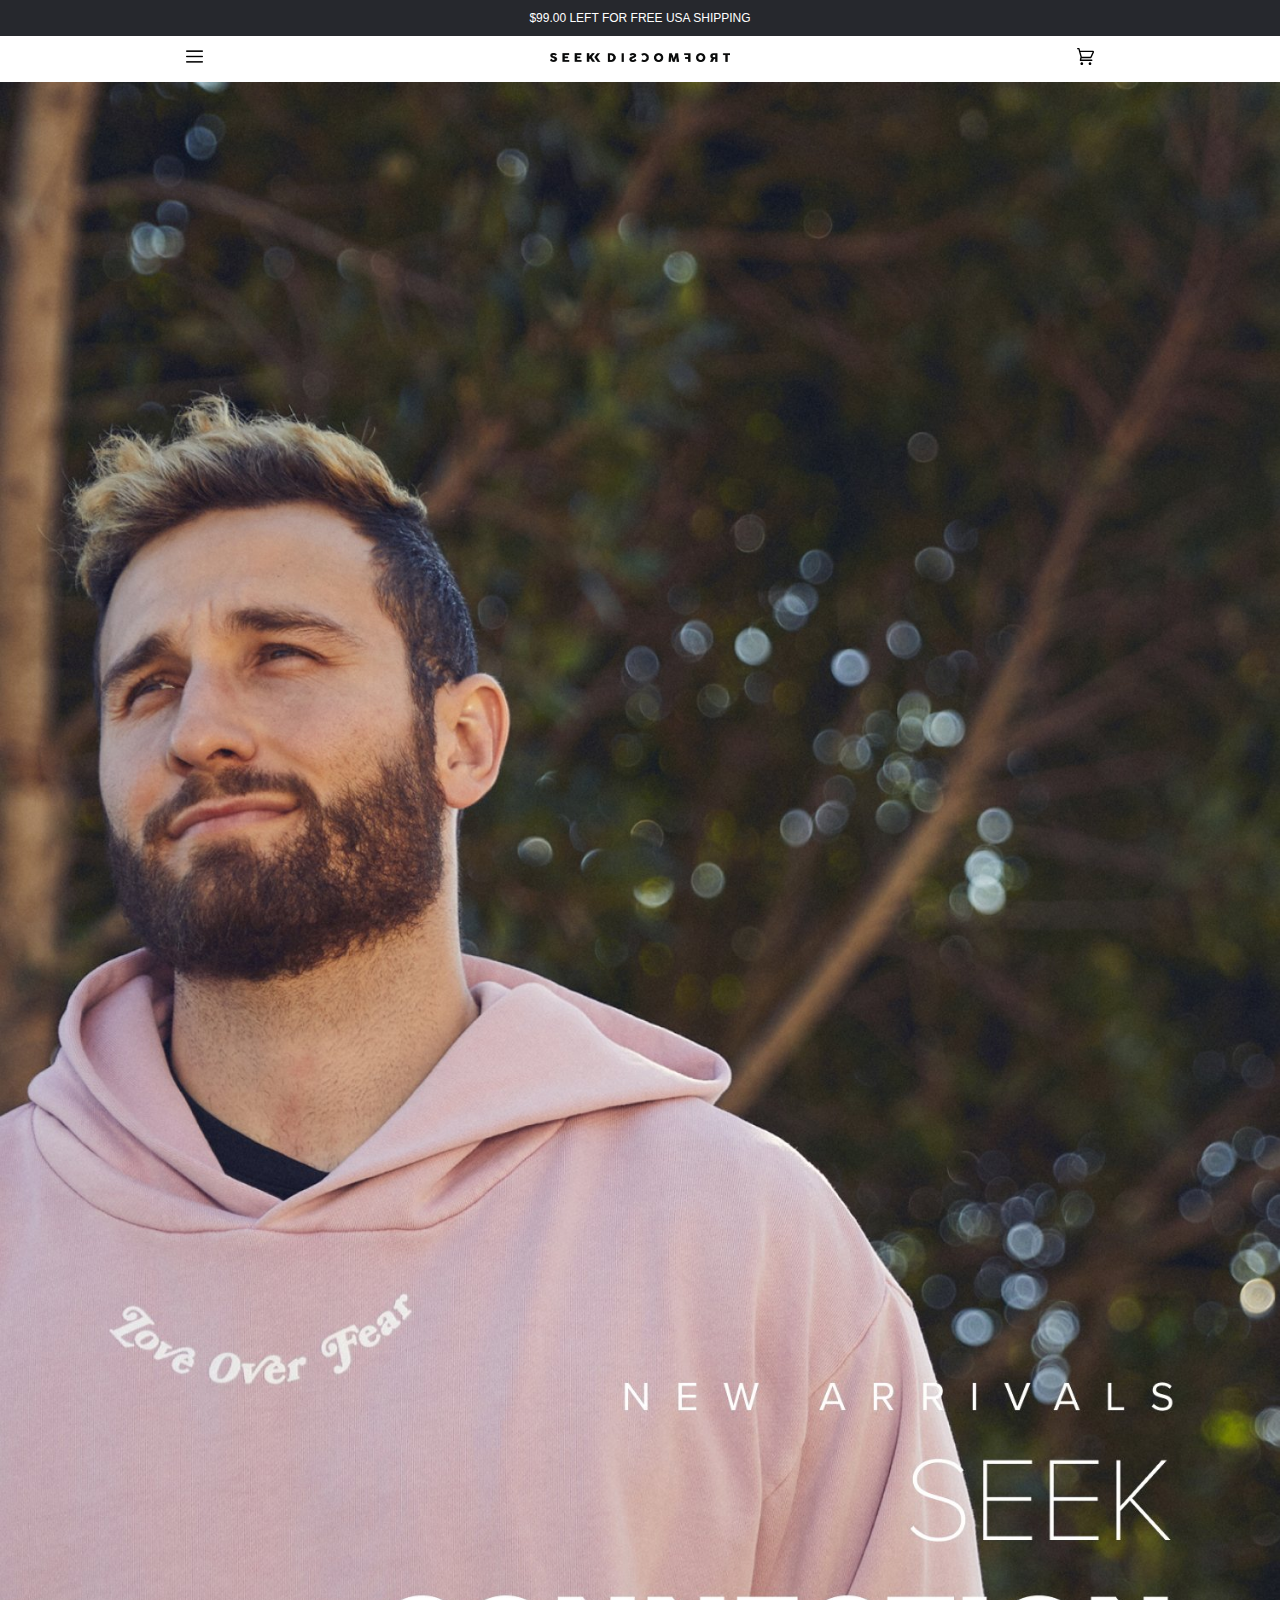
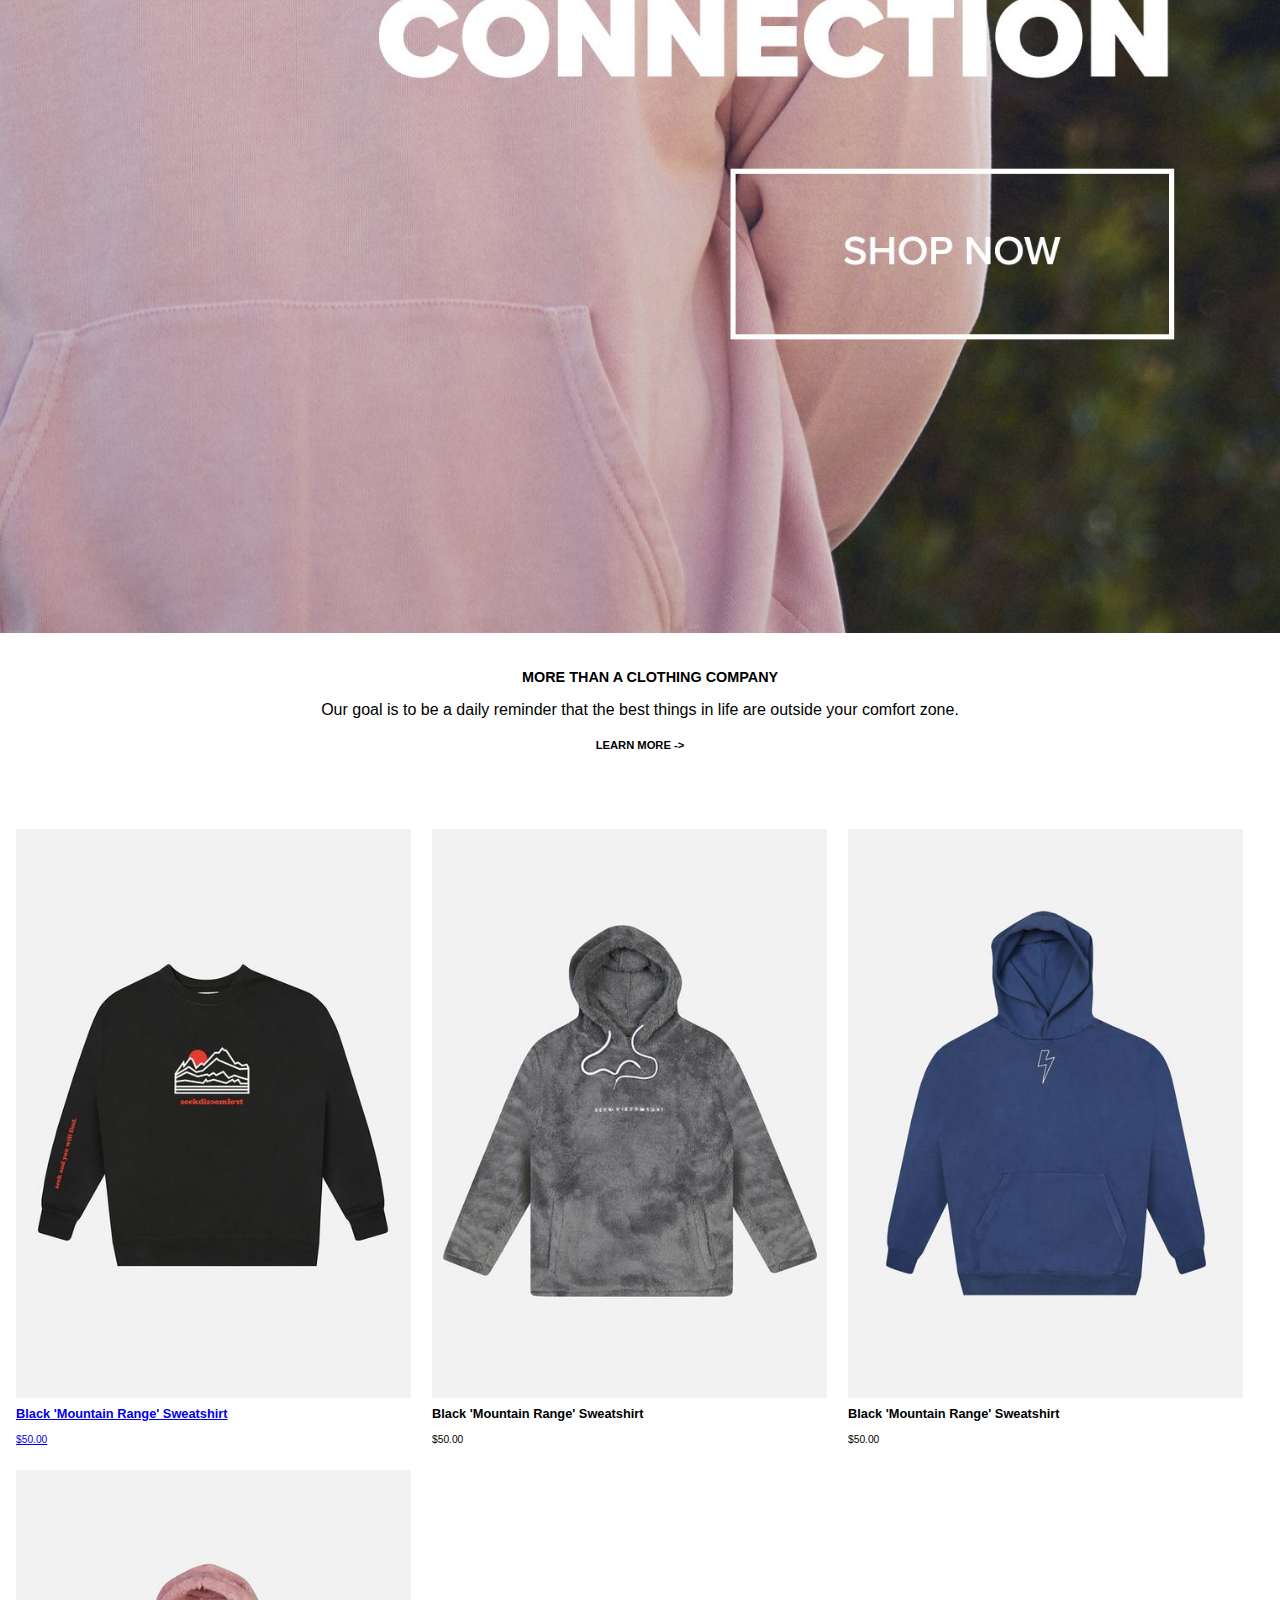
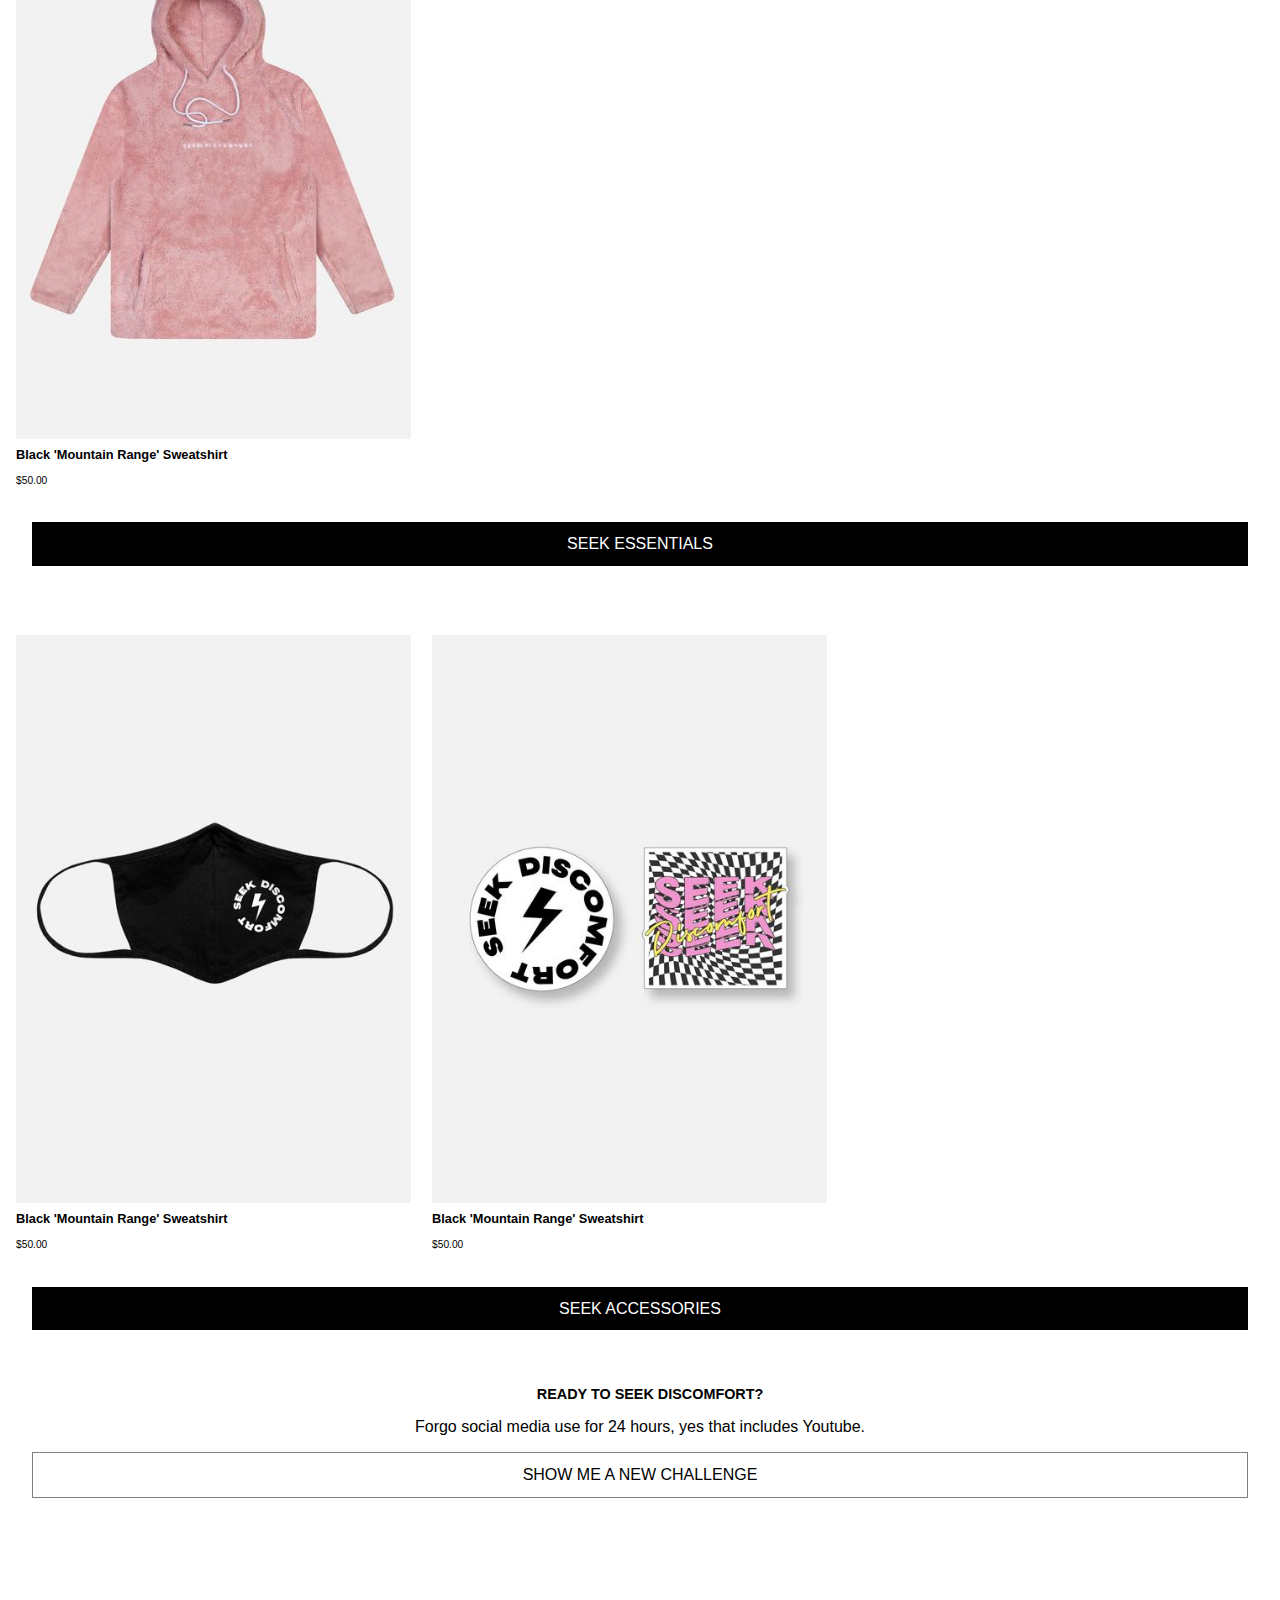
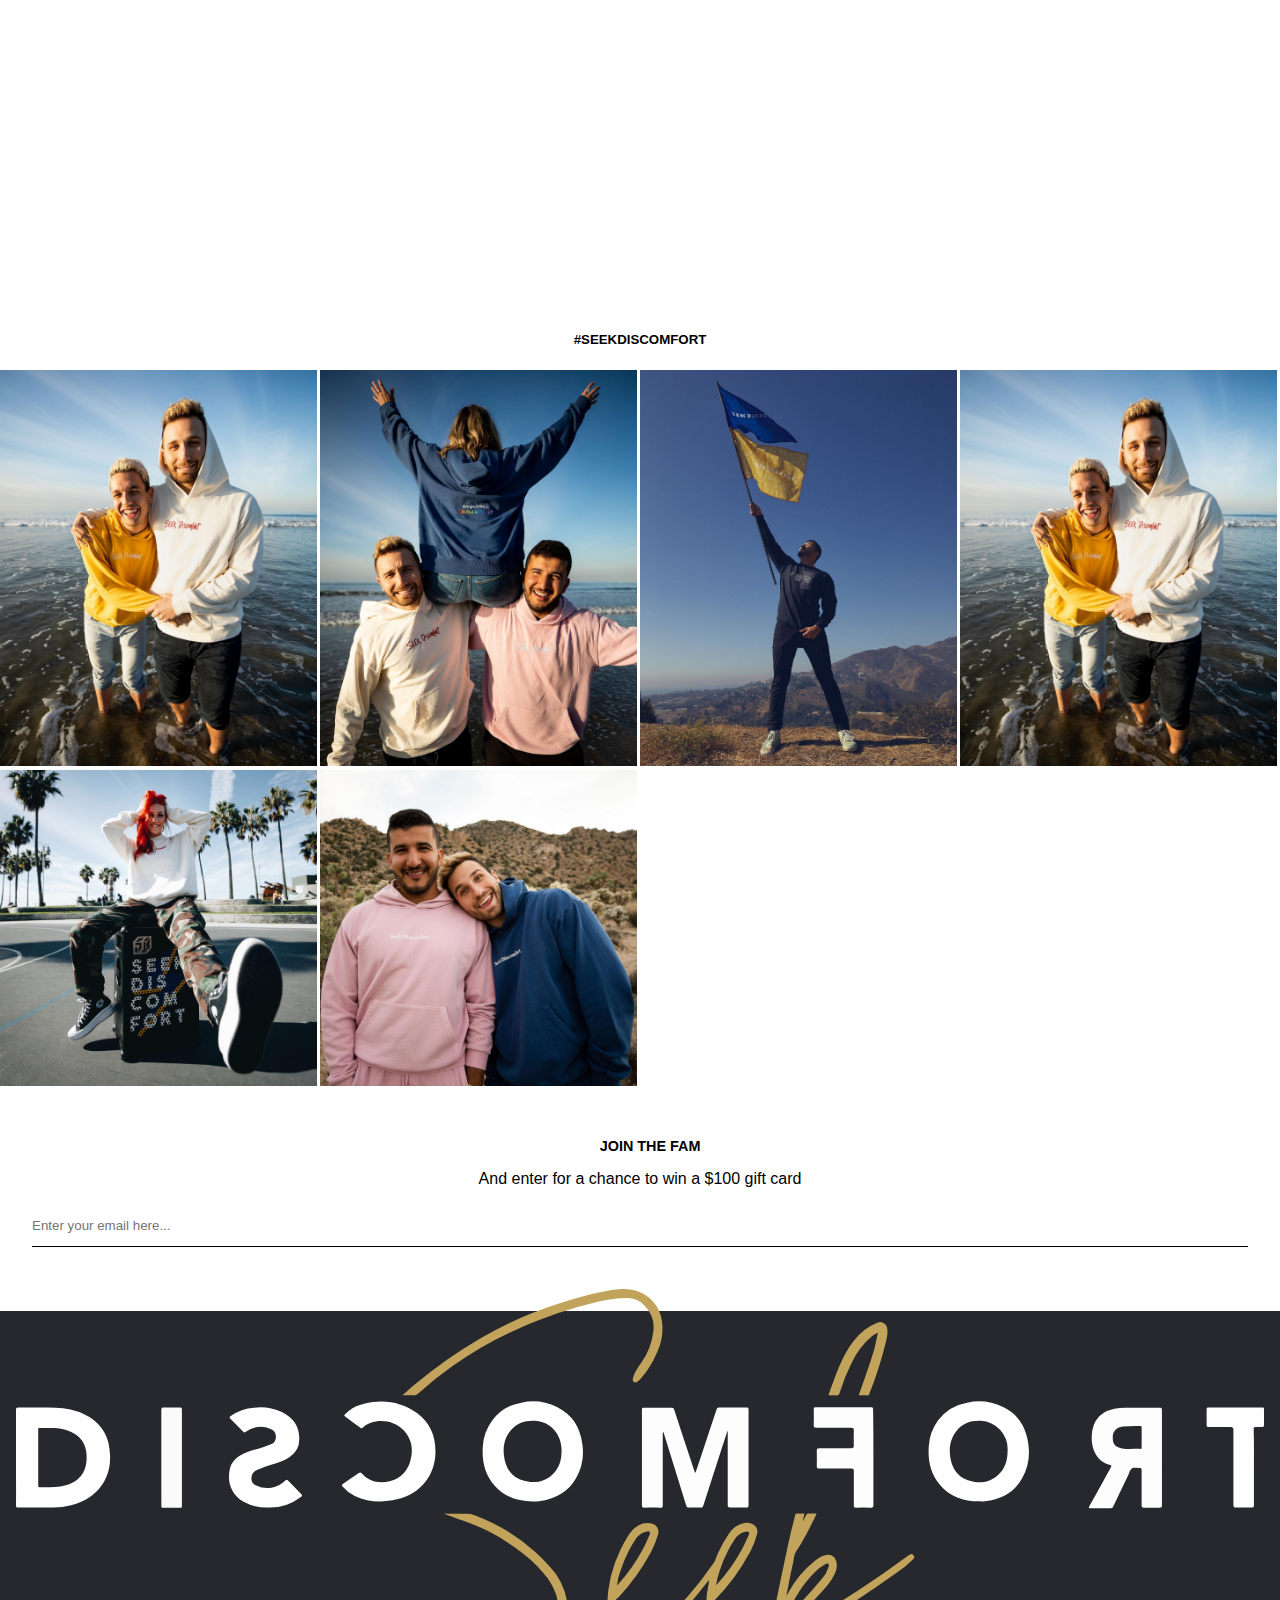
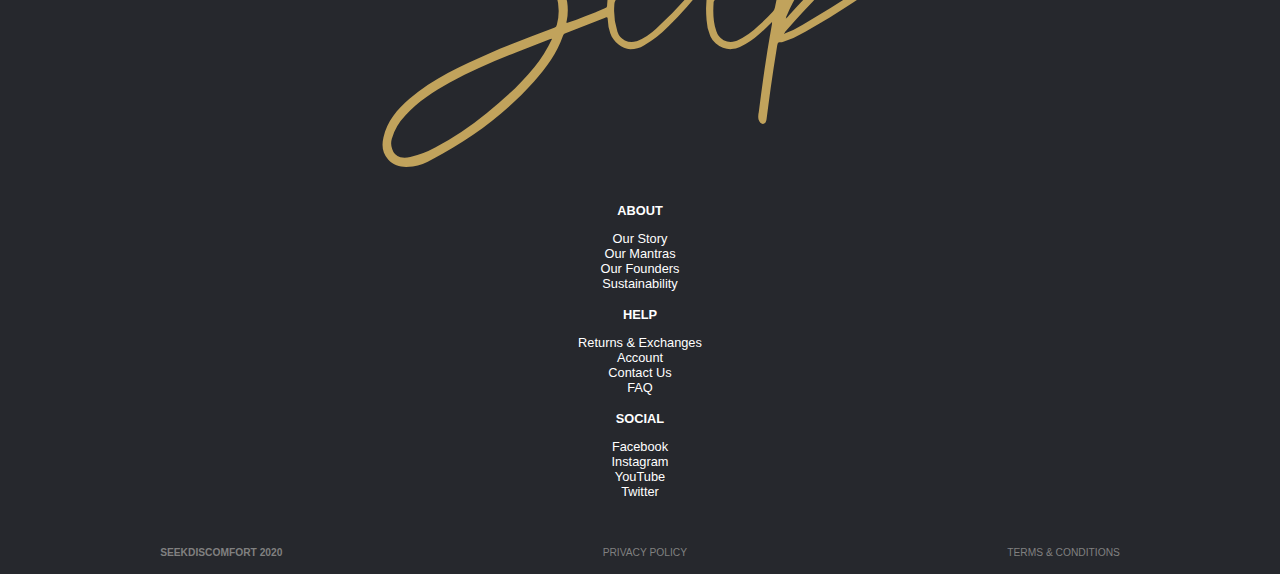
<file: index.html>
<!doctype html>
<html lang="en">
	
<head>
	<meta charset="UTF-8">
	<meta name="author" content="Zoë ter Voort">
	<meta name="viewport" content="width=device-width, initial-scale=1">
	
	<title>Seek Discomfort</title>
	
	<link href="styles/style.css" rel="stylesheet">

</head>

<body>
	<header>
		<p>$99.00 LEFT FOR FREE USA SHIPPING</p>
	<nav>
		<ul class="nav">
			<li ><a><img id="menu" src="images/menu.png" width="17"></a>
			<ul id="dropdownMenu">
				<li>ALL</li>
				<li>TOPS</li>
				<li>BOTTOMS</li>
				<li>ACCESSORIES</li>
				<li>About</li>
				<li>Content</li>
			</ul> 
		    </li>
			<li><img src="images/seek_discomfort_logo.png" width="180"></li>
			<li><img src="images/shopping_cart.svg" width="17"></li>
		</ul>
	</nav>

	</header>

	    <img src="images/homepage_main_picture_mobile.jpg" alt="Homepage picture" width="100%">

    <article class="tekstblokje">
		<h2>MORE THAN A CLOTHING COMPANY</h2>
		<p>Our goal is to be a daily reminder that the best things in life
			 are outside your comfort zone.</p>
			 <a href="#"> LEARN MORE   -></a>
	</article>

	<article class="productSlider1">
	    <ul>
		   <a href="productpage.html">
			<li><img src="images/shirt1.jpg" alt="shirt with long sleeves" width="150em"></li>
			<li>Black 'Mountain Range' Sweatshirt</li>
			<li>$50.00</li>
		   </a>
		</ul>

		<ul>
			<li><img src="images/shirt2.jpg" alt="shirt with long sleeves" width="150em"></li>
			<li>Black 'Mountain Range' Sweatshirt</li>
			<li>$50.00</li>
		</ul>

		<ul>
			<li><img src="images/shirt4.jpg" alt="shirt with long sleeves" width="150em"></li>
			<li>Black 'Mountain Range' Sweatshirt</li>
			<li>$50.00</li>
		</ul>

		<ul>
			<li><img src="images/shirt3.jpg" alt="shirt with long sleeves" width="150em"></li>
			<li>Black 'Mountain Range' Sweatshirt</li>
			<li>$50.00</li>
		</ul>	

	</article>

	<a class="button" href="#">SEEK ESSENTIALS</a>

	<article class="productSlider1">
	    <ul>
			<li><img src="images/acc1.jpg" alt="shirt with long sleeves" width="150em"></li>
			<li>Black 'Mountain Range' Sweatshirt</li>
			<li>$50.00</li>
		</ul>

		<ul>
			<li><img src="images/acc2.jpg" alt="shirt with long sleeves" width="150em"></li>
			<li>Black 'Mountain Range' Sweatshirt</li>
			<li>$50.00</li>
		</ul>

	</article>

	<a class="button" href="#">SEEK ACCESSORIES</a>

	<h2>READY TO SEEK DISCOMFORT?</h2>
	<p>Forgo social media use for 24 hours, yes that includes Youtube.</p>
	<a class="button2" href="#">SHOW ME A NEW CHALLENGE</a>
	
	<iframe width="380" height="300" src="https://www.youtube.com/embed/qZVBFAtfp2A"
	 frameborder="0" allow="accelerometer; autoplay; clipboard-write; encrypted-media;
	  gyroscope; picture-in-picture" allowfullscreen></iframe>
	  <!--https://www.youtube.com/watch?v=qZVBFAtfp2A-->
	  <!--https://www.w3schools.com/html/html_youtube.asp-->

	  <h5>#SEEKDISCOMFORT</h5>
	<section class="socials"> 
	<ul>
		<li><img src="images/socials1.jpg" alt="Instagram post" width="99%"></li>
		<li><img src="images/socials2.jpg" alt="Instagram post" width="99%"></li>
		<li><img src="images/socials3.jpg" alt="Instagram post" width="99%"></li>
		<li><img src="images/socials4.jpg" alt="Instagram post" width="99%"></li>
		<li><img src="images/socials5.jpg" alt="Instagram post" width="99%"></li>
		<li><img src="images/socials6.jpg" alt="Instagram post" width="99%"></li>
	</ul>
    </section> 

	<article class="tekstblokje">
		<h2>JOIN THE FAM</h2>
		<p>And enter for a chance to win a $100 gift card</p>
		<input type="email" placeholder="Enter your email here...">
		<!--input for entering email, form-->
	</article>

	<footer>
		<img src="images/footer_logo.svg">

		<ul>
			<li>ABOUT</li>
			<li>Our Story</li>
			<li>Our Mantras</li>
			<li>Our Founders</li>
			<li>Sustainability</li>
		</ul>

		<ul>
			<li>HELP</li>
			<li>Returns & Exchanges</li>
			<li>Account</li>
			<li>Contact Us</li>
			<li>FAQ</li>
		</ul>

		<ul>
			<li>SOCIAL</li>
			<li>Facebook</li>
			<li>Instagram</li>
			<li>YouTube</li>
			<li>Twitter</li>
		</ul>

		<ul class="privacy">
			<li>SEEKDISCOMFORT 2020</li>
			<li>PRIVACY POLICY</li>
			<li>TERMS & CONDITIONS</li>

		</ul>
	</footer>
	<script src="scripts/script.js"></script>
</body>
	
</html>
</file>
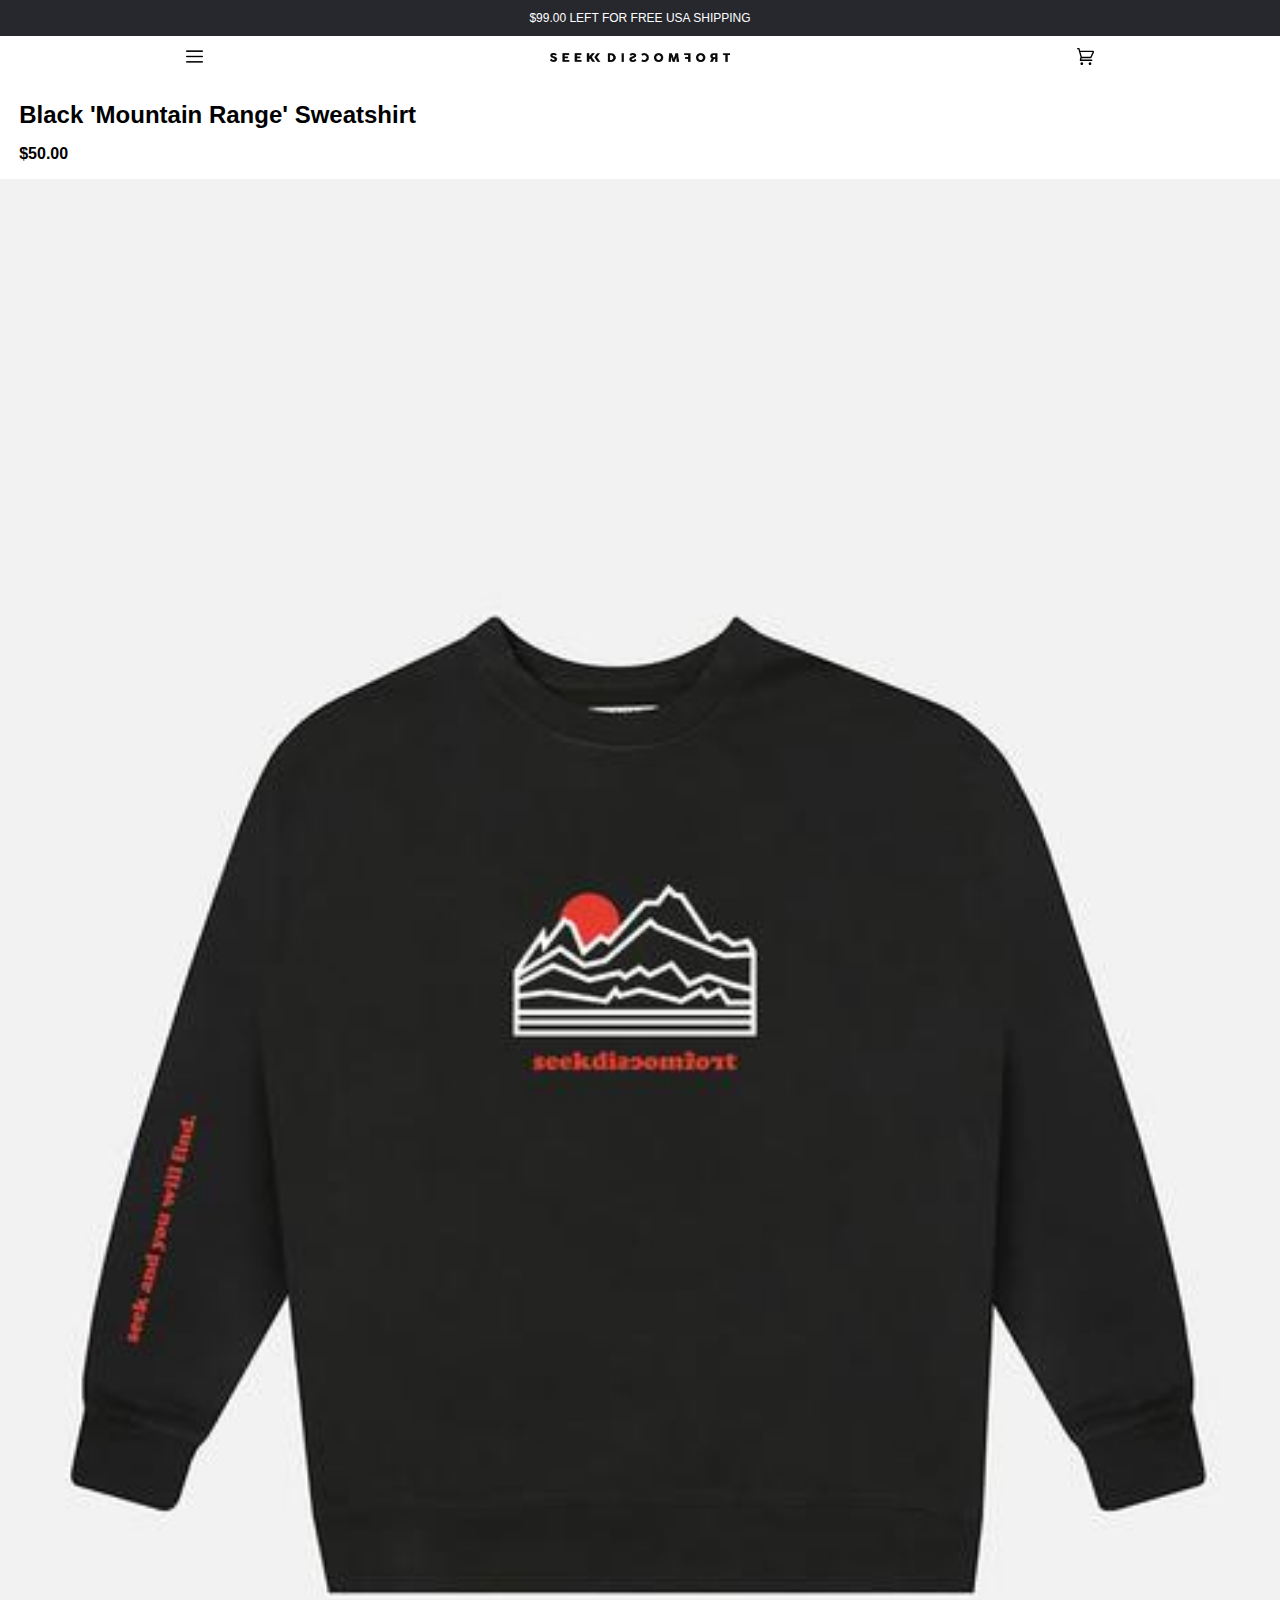
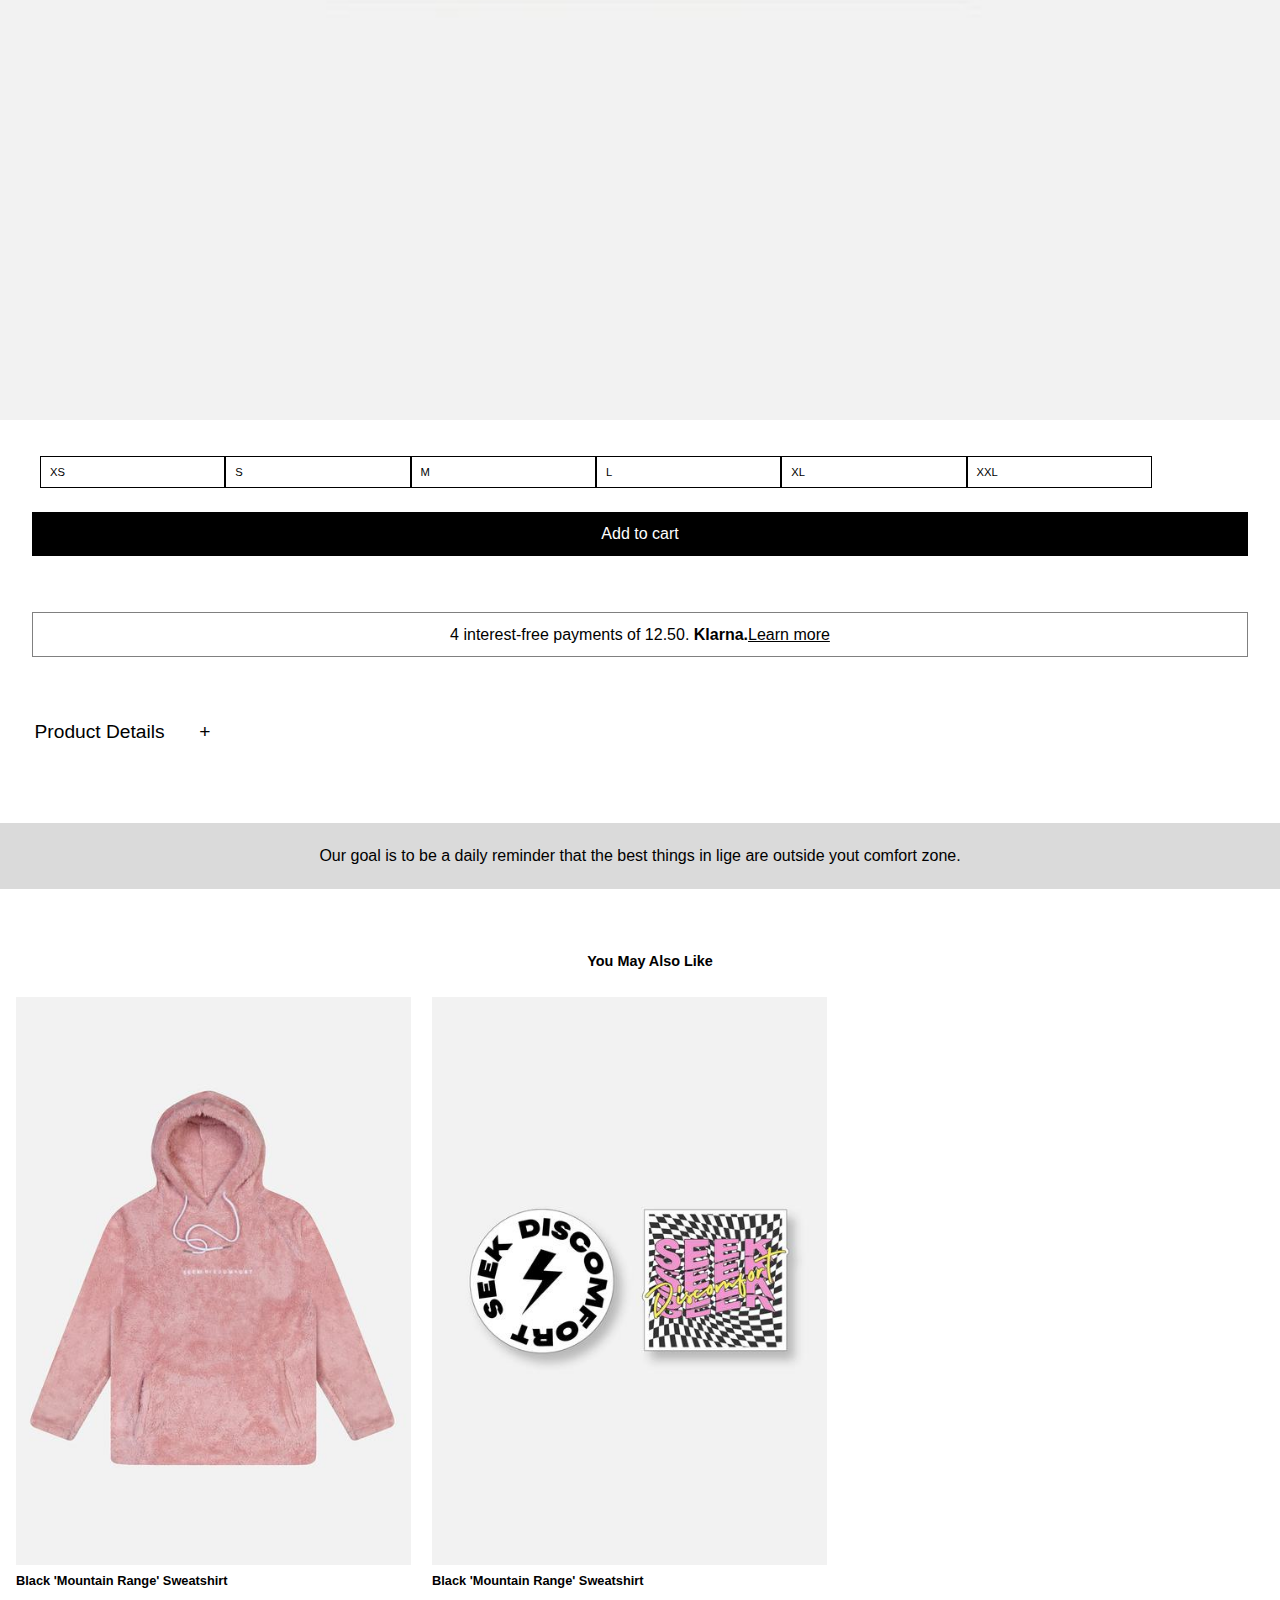
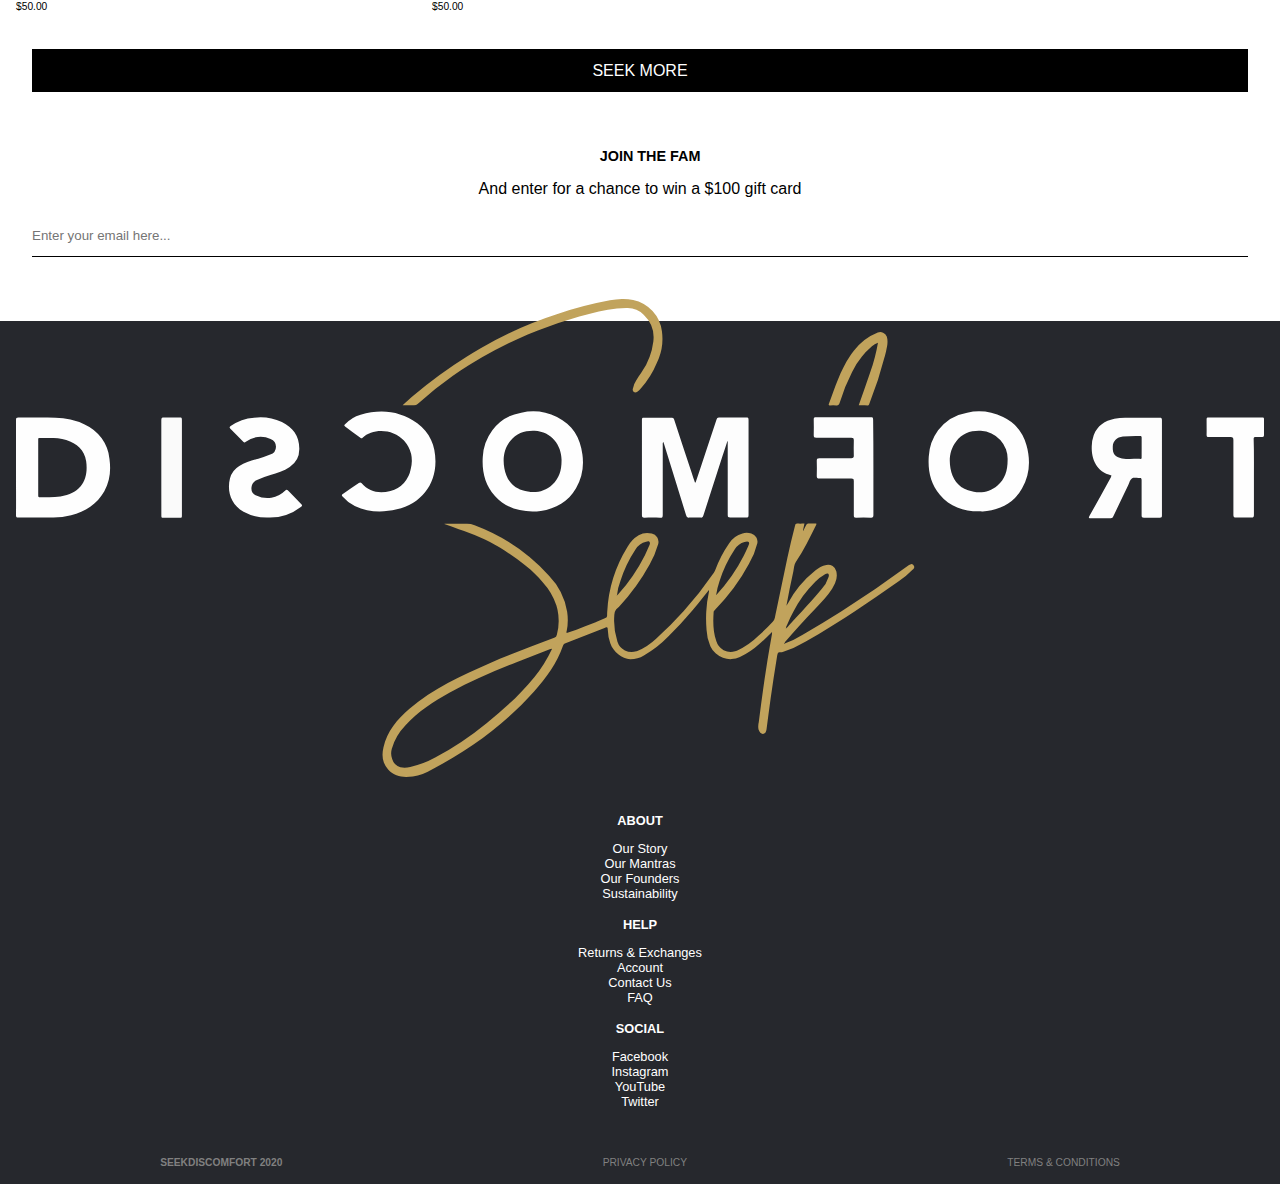
<file: productpage.html>
<!doctype html>
<html lang="en">
	
<head>
	<meta charset="UTF-8">
	<meta name="author" content="Zoë ter Voort">
	<meta name="viewport" content="width=device-width, initial-scale=1">
	
	<title>Seek Discomfort</title>
	
	<link href="styles/style.css" rel="stylesheet">

</head>

<body>
	<header>
		<p>$99.00 LEFT FOR FREE USA SHIPPING</p>
	<nav>
		<ul class="nav">
			<li ><a><img id="menu" src="images/menu.png" width="17"></a>
			<ul id="dropdownMenu">
				<li>ALL</li>
				<li>TOPS</li>
				<li>BOTTOMS</li>
				<li>ACCESSORIES</li>
				<li>About</li>
				<li>Content</li>
			</ul> 
		    </li>
			<li><img src="images/seek_discomfort_logo.png" width="180"></li>
			<li><img src="images/shopping_cart.svg" width="17"></li>
		</ul>
	</nav>

	</header>
    
    <h1>Black 'Mountain Range' Sweatshirt</h1>

    <h3>$50.00</h3>

	<img src="images/shirt1.jpg" alt="Homepage picture" width="100%">
   
	    <ul class="sizes">
			<li>XS</li>
			<li>S</li>
            <li>M</li>
            <li>L</li>
            <li>XL</li>
            <li>XXL</li>
		</ul>

    <a class="button" href="#">Add to cart</a>
    
	<a class="button2" href="#">4 interest-free payments of 12.50. <b>Klarna.</b><u>Learn more</u></a>

	<div >
		<ul class="titelProductInformatie">
			<li><a id="productDetails">Product Details</a></li>
			<li><a id="productDetails">+</a></li>
		
	    </ul>
		<div id="details">
			<p>Oversized, relaxed, and cozy fit. White embroidered Seek Discomfort logo on front.
			   100% polyester sherpa fleece, double entry kangaroo hand pocket. The softest hoodie you'll ever own...
			</p>
		</div> 
	</div>
	
	<p class="message">Our goal is to be a daily reminder that the best things in lige are outside yout comfort zone.</p>

	<h2>You May Also Like</h2>
	<article class="productSlider1">
	    <ul>
			<li><img src="images/shirt3.jpg" alt="shirt with long sleeves" width="150em"></li>
			<li>Black 'Mountain Range' Sweatshirt</li>
			<li>$50.00</li>
		</ul>

		<ul>
			<li><img src="images/acc2.jpg" alt="shirt with long sleeves" width="150em"></li>
			<li>Black 'Mountain Range' Sweatshirt</li>
			<li>$50.00</li>
		</ul>
	</article>

	<a class="button" href="#">SEEK MORE</a>

	<article class="tekstblokje">
		<h2>JOIN THE FAM</h2>
		<p>And enter for a chance to win a $100 gift card</p>
		<input type="email" placeholder="Enter your email here...">
		<!--input for entering email, form-->
	</article>

	<footer>
		<img src="images/footer_logo.svg">

		<ul>
			<li>ABOUT</li>
			<li>Our Story</li>
			<li>Our Mantras</li>
			<li>Our Founders</li>
			<li>Sustainability</li>
		</ul>

		<ul>
			<li>HELP</li>
			<li>Returns & Exchanges</li>
			<li>Account</li>
			<li>Contact Us</li>
			<li>FAQ</li>
		</ul>

		<ul>
			<li>SOCIAL</li>
			<li>Facebook</li>
			<li>Instagram</li>
			<li>YouTube</li>
			<li>Twitter</li>
		</ul>

		<ul class="privacy">
			<li>SEEKDISCOMFORT 2020</li>
			<li>PRIVACY POLICY</li>
			<li>TERMS & CONDITIONS</li>

		</ul>
	</footer>
	<script src="scripts/script.js"></script>
</body>
	
</html>
</file>
<file: styles/style.css>
/* CSS Document */
*, *::after, *::before {
  box-sizing:border-box;  
}
/*Algemeen*/
body{
  margin: 0em;
  top: 0;
  font-family: Questrial, sans-serif;
  font-weight: 400;
}

h2 h4 h5{
  font-family:'Tahoma';
}
  
h1{
  margin: 0.8em 0em 0.5em 0.8em;
  font-size: 1.5em;
}

h2{
  margin: 0em 0em 1em 1.4em;
  font-size: 0.9em;
  text-align: center;
}

h3{
  text-align: left;
  font-size: 1em;
  font-weight: 900;
  margin-left: 1.2em;
  margin-right: 1.2em;
}

h5{
  text-align: center;
  margin-top: 5em;
}

p{
  text-align: center;
}

/*buttons*/
.button{
  text-decoration: none;
  display: block;
  background-color: black;
  color: white;
  text-align: center;
  padding: 0.8em;
  margin: 1.5em 2em 3.5em 2em;
}

.button2{
  text-decoration: none;
  display: block;
  background-color: white;
  color: black;
  border: 0.5px solid grey;
  text-align: center;
  padding: 0.8em;
  margin: 0em 2em 3em 2em;
}


/*HEADER*/
header {
  /*position: -webkit-sticky; /* Safari */
  /*https://www.w3schools.com/howto/howto_css_sticky_element.asp  -webkit voor safari*/
  position: sticky;
  text-align: center;
  margin: 0;
  z-index: 10;
}

header p{
  background-color: #26282D;
  color: white;
  font-family: sans-serif;
  font-size: 0.75em;
  font-weight: lighter;
  margin: 0;
  padding: 0.9em;
}

header nav ul{
  list-style:none;
  display: flex;
  background-color: white;
  margin: 0em;
  padding: 0.8em;
  
}

header nav li{
  flex-grow: 1;
}

/*dropdown*/
#dropdownMenu{
  display: none;
}

#dropdownMenu.laatMenuZien{
  transition: 0.45;
  display: block;
  text-align: left;
  position: absolute;
  width: 105%;
  margin-left:-1em;
}

#dropdownMenu.laatMenuZien li{
  padding: 1em 0em 1em 1em;
  border-bottom: 0.5px solid grey;
}

#menu{
  text-align: left;
}



/*TEKSTBLOKJES*/
.tekstblokje{
  position: relative;
  text-align:center;
  margin:2em;
  margin-bottom:4em;
}


.tekstblokje a{
  text-decoration: none;
  color:black;
  font-weight: bold;
  font-size: 0.7em;
  font-family: sans-serif;
}


/*PRODUCTSLIDERS*/
.productSlider1 {
  display: grid;
  grid-template-columns: 1fr 1fr;
  margin-left:1em;
  margin-right: 1em;
  max-width: 100%;
}
.productSlider1 img{
  width: 100%;
}
.productSlider1 ul{
  list-style: none;
  max-width: 95%;
  font-size: 0.8em;
  padding-left: 0em;
}

.productSlider1 ul li{
  position: relative;
}

.productSlider1 img{
 margin-bottom: 0.4em;
}

.productSlider1 li:nth-of-type(2){
  font-weight: bold;
  margin-bottom: 1em;
}

.productSlider1 li:last-of-type{
  font-weight: lighter;
  font-size: 0.8em;
}


/*videoplayer*/
iframe{
  margin-top:1em;
  width: 100%;
}

/*Social media posts*/
.socials{
  width: 100%;
  margin:0em;
  margin-bottom: 3em;
}

.socials ul{
  list-style: none;
  display: grid;
  grid-template-columns: 1fr 1fr ;
  margin:0em;
  padding: 0em;
  flex-wrap: wrap;
}

.socials h5{
  text-align: center;
}

input{
  width: 100%;
  border: 0;
  border-bottom: 1px solid black;
  padding: 1em 0em;
}

/*PAGINA 2*/

.sizes{
  display:grid;
  grid-template-columns: 1fr 1fr 1fr 1fr 1fr 1fr;
  max-width: 90%;
  margin-top: 2em;
}
.sizes ul{
  padding-left: 0em;
}

.sizes li{
  text-decoration: none;
  display: inline;
  border: 0.5px solid black ;
  margin:0em;
  padding:0.8em;
  font-size: 0.7em;
}

#details{
  display: none;
}

#productDetails{
  margin-left: 1.8em;
  font-size: 1.2em;

}
.titelProductInformatie {
  display: inline-flex;
  list-style-type: none;
  text-align: left;
  padding-left:0em;
}

#details.laatDetailsZien{
  display: block;
}

#details.laatDetailsZien p{
  text-align: left;
  margin: 1em 2.7em 4em 2.7em;
  font-size: 0.8em;
}

.message{
  background-color: #dadada;
  margin: 4em 0em 4em 0em;
  padding: 1.5em;
}

/*MEDIAQUERIES*/
@media (min-width:600px){
.productSlider1 {
  display: grid;
  grid-template-columns: 1fr 1fr 1fr;
  flex-wrap: wrap;
  }
}


@media (min-width:600px){
  .socials ul{
    display: grid;
    grid-template-columns: 1fr 1fr 1fr;
    flex-wrap: wrap;
  } 
}
@media (min-width:800px){
  .socials ul{
    display: grid;
    grid-template-columns: 1fr 1fr 1fr 1fr;
    flex-wrap: wrap;
  } 
}


/*FOOTER*/
footer{
  bottom: 0;
  background-color: #26282D;
  color: white;
  margin-top:3em
}

footer img{
  margin:-1.4em 1em 1em 1em;
}

footer ul{
 list-style: none;
 text-align:center;
 padding:0em;
 margin-left:0em;
 margin-bottom: 0em;
}

footer ul li:first-of-type{
  font-weight: bold;
  margin-bottom: 1em;
}

footer ul li{
  font-size: 0.8em;
}

.privacy{
  display: flex;
  font-size: 0.8em;
}

.privacy li{
  flex-grow: 1;
  margin:3.5em 0em 1.5em 0em;

  color:gray;
}
</file>
